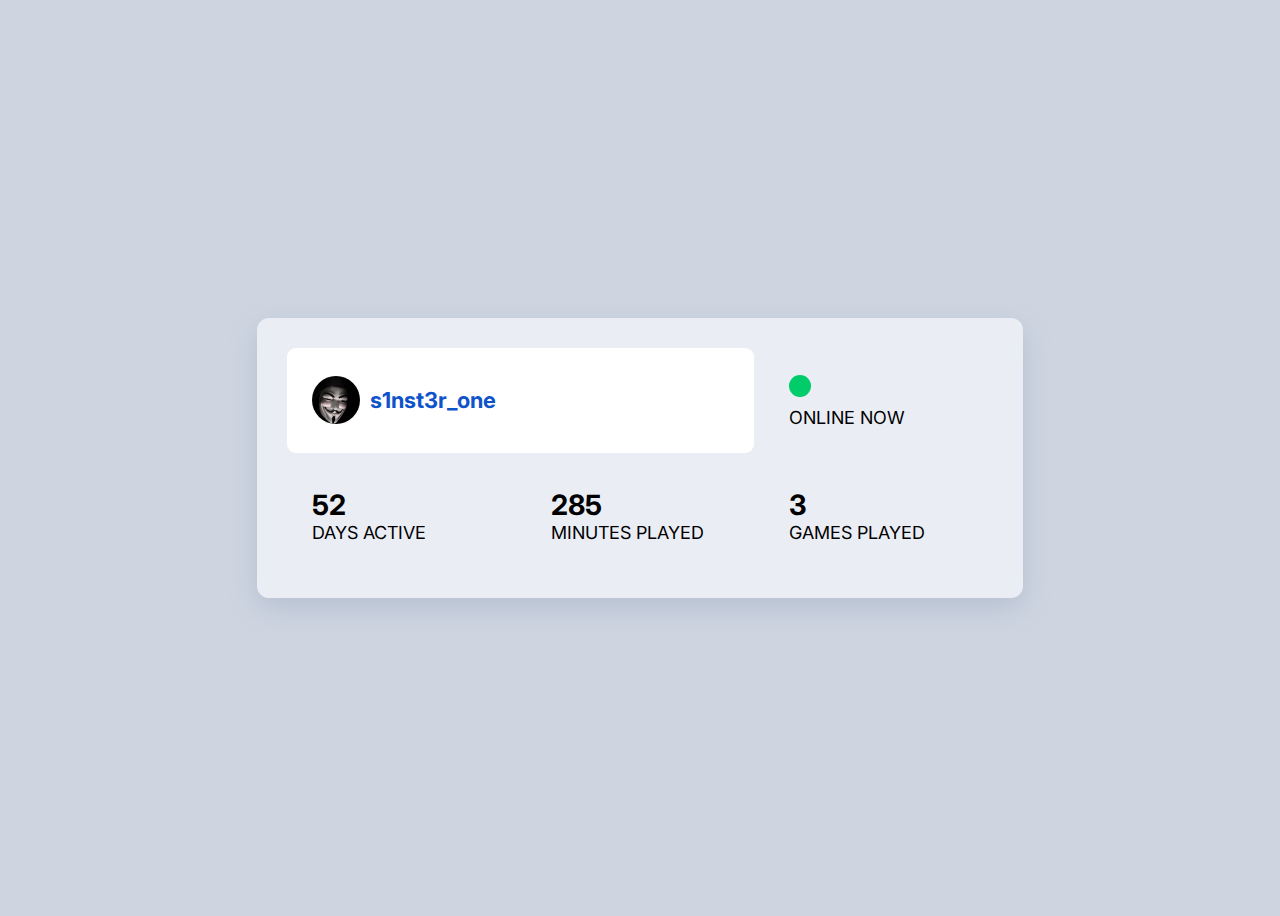
<file: challenges/Grid/Gamer Stats/index.html>
<!DOCTYPE html>
<html lang="en">
<head>
    <meta charset="UTF-8">
    <meta name="viewport" content="width=device-width, initial-scale=1.0">
    <title>Gamer Stats</title>
    <link rel="preconnect" href="https://fonts.googleapis.com">
    <link rel="preconnect" href="https://fonts.gstatic.com" crossorigin>
    <link href="https://fonts.googleapis.com/css2?family=Inter:wght@400;700&display=swap" rel="stylesheet">
    <link rel="stylesheet" href="css/main.css">
</head>
<body>
    <section>
        <div class="lead">
            <img src="assets/img-01.jpg" alt="v" class="avatar">
            <h1>s1nst3r_one</h1>
        </div>
        <div>
            <svg width="22" height="22" viewBox="0 0 22 22" fill="none" xmlns="http://www.w3.org/2000/svg">
                <circle cx="11" cy="11" r="11" fill="#00CC6A"/>
                </svg>
                
            <div>
                <p>ONLINE NOW</p>
            </div>
        </div>
        <div>
            <h2>52</h2>
            <p>Days ACTIVE</p>
        </div>
        <div>
            <h2>285</h2>
            <p>minutes played</p>
        </div>
        <div>
            <h2>3</h2>
            <p>GAMES PLAYED</p>
        </div>
            
    </section>
</body>
</html>
</file>
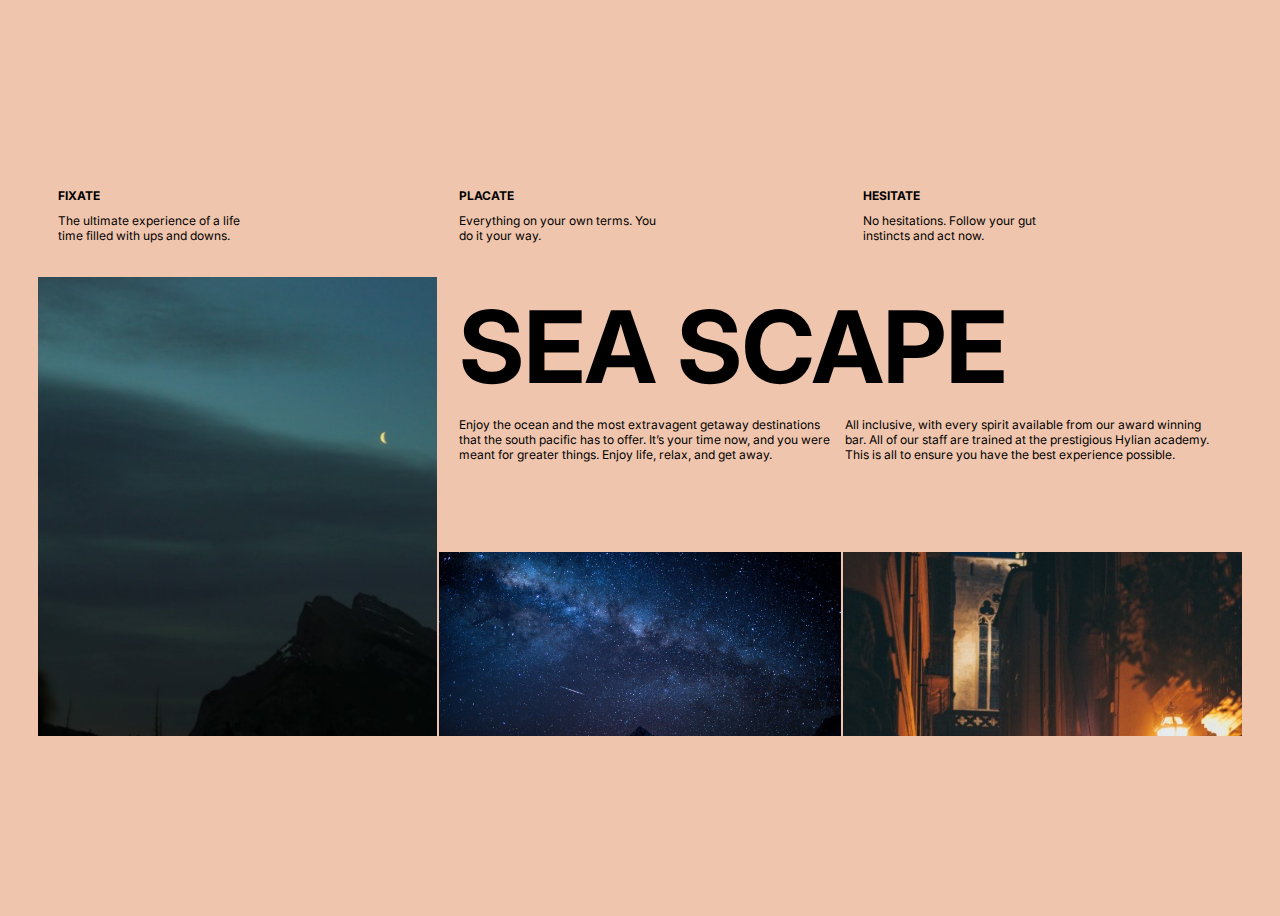
<file: challenges/GridResponsive/Sea-Scape/index.html>
<!DOCTYPE html>
<html lang="en">

<head>
    <meta charset="UTF-8">
    <meta http-equiv="X-UA-Compatible" content="IE=edge">
    <meta name="viewport" content="width=device-width, initial-scale=1.0">
    <title>Sea Scape</title>
    <link rel="preconnect" href="https://fonts.googleapis.com">
    <link rel="preconnect" href="https://fonts.gstatic.com" crossorigin>
    <link href="https://fonts.googleapis.com/css2?family=Inter:wght@400;700&display=swap" rel="stylesheet">
    <link rel="stylesheet" href="css/main.css">
</head>

<body>

    <div class="wrapper">
        <section class="sea">
            <div class="item-1 text-peq">
                <div>
                    <h2>Fixate</h2>
                    <p>The ultimate experience of a life time filled with ups and downs.</p>
                </div>

            </div>

            <div class="item-2 text-peq">
                <div>
                    <h2>Placate</h2>
                    <p>Everything on your own terms. You do it your way.</p>
                </div>


            </div>
            <div class="item-3 text-peq">
                <div>
                    <h2>Hesitate</h2>
                    <p>No hesitations. Follow your gut instincts and act now.</p>
                </div>

            </div>
            <div class="item-4 text-peq">

            </div>
            <div class="item-5 moon">
            </div>
            <div class="item-6 sea-scape">
                <h1>Sea Scape</h1>
                <div class="d-flex">
                    <p>Enjoy the ocean and the most extravagent getaway destinations that the south pacific has to
                        offer. It’s your time now, and you were meant for greater things. Enjoy life, relax, and get
                        away.</p>
                    <p>All inclusive, with every spirit available from our award winning bar. All of our staff are
                        trained at the prestigious Hylian academy. This is all to ensure you have the best experience
                        possible.</p>
                </div>
            </div>
            <div class="item-7 sea-scape"></div>
            <div class="item-8 sea-scape"></div>
            <div class="item-9 moon"></div>
            <div class="item-10 sky"></div>
            <div class="item-11 sky"></div>
            <div class="item-12 street"></div>
            <div class="item-13 moon"></div>
            <div class="item-14 sky"></div>
            <div class="item-15 sky"></div>
            <div class="item-16 street"></div>

        </section>
    </div>
</body>

</html>
</file>
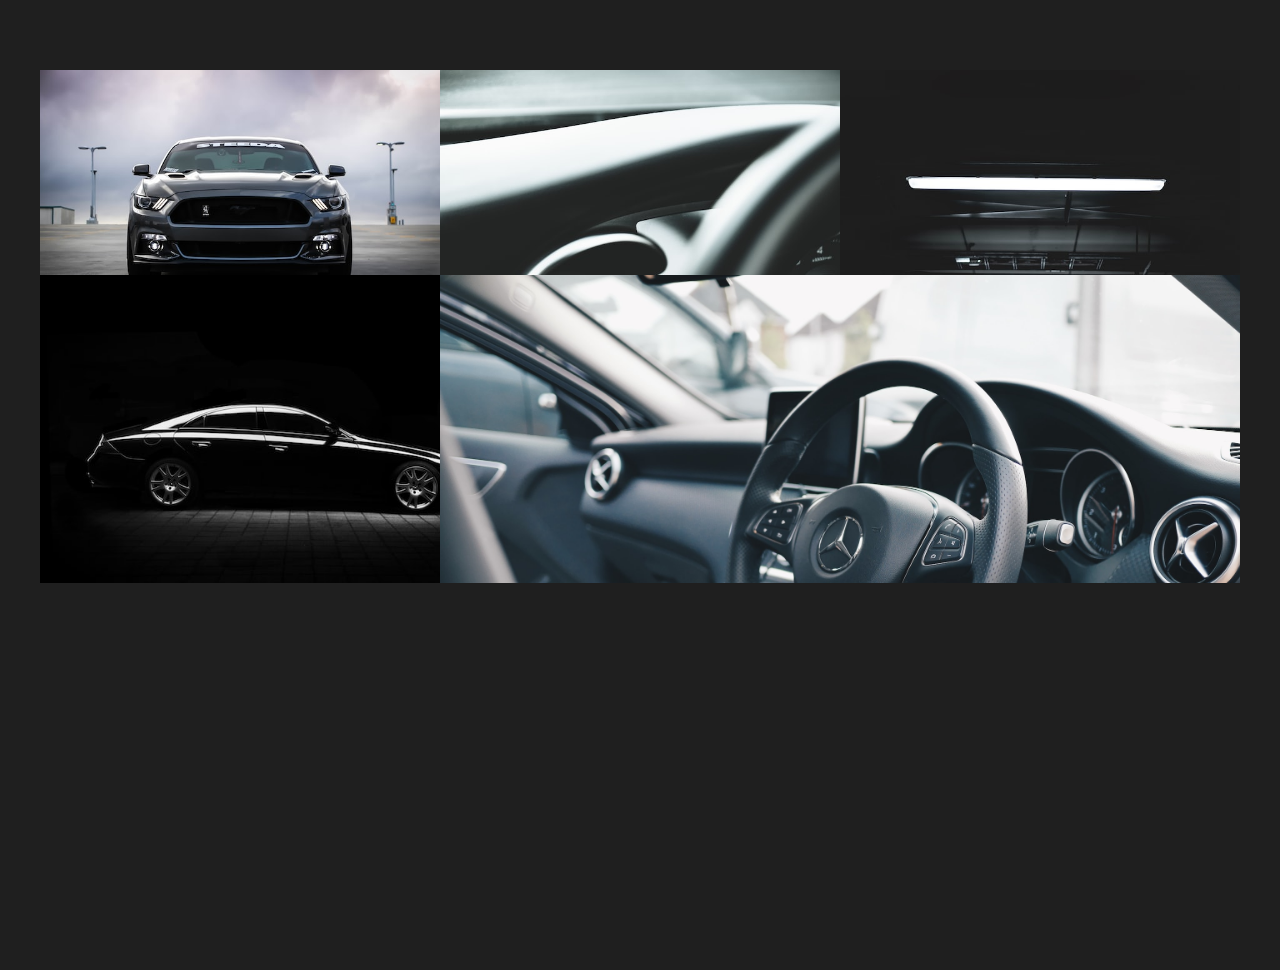
<file: practicas-directo/05-Grid/car-gallery/index.html>
<!DOCTYPE html>
<html lang="en">
<head>
    <meta charset="UTF-8">
    <meta http-equiv="X-UA-Compatible" content="IE=edge">
    <meta name="viewport" content="width=device-width, initial-scale=1.0">
    <title>Car Gallery</title>
    <link rel="stylesheet" href="css/main.css">
</head>
<body>
    <div class="gallery">
        <div class="item"></div>
        <div class="item"></div>
        <div class="item"></div>
        <div class="item"></div>
        <div class="item"></div>
    </div>

</body>
</html>
</file>
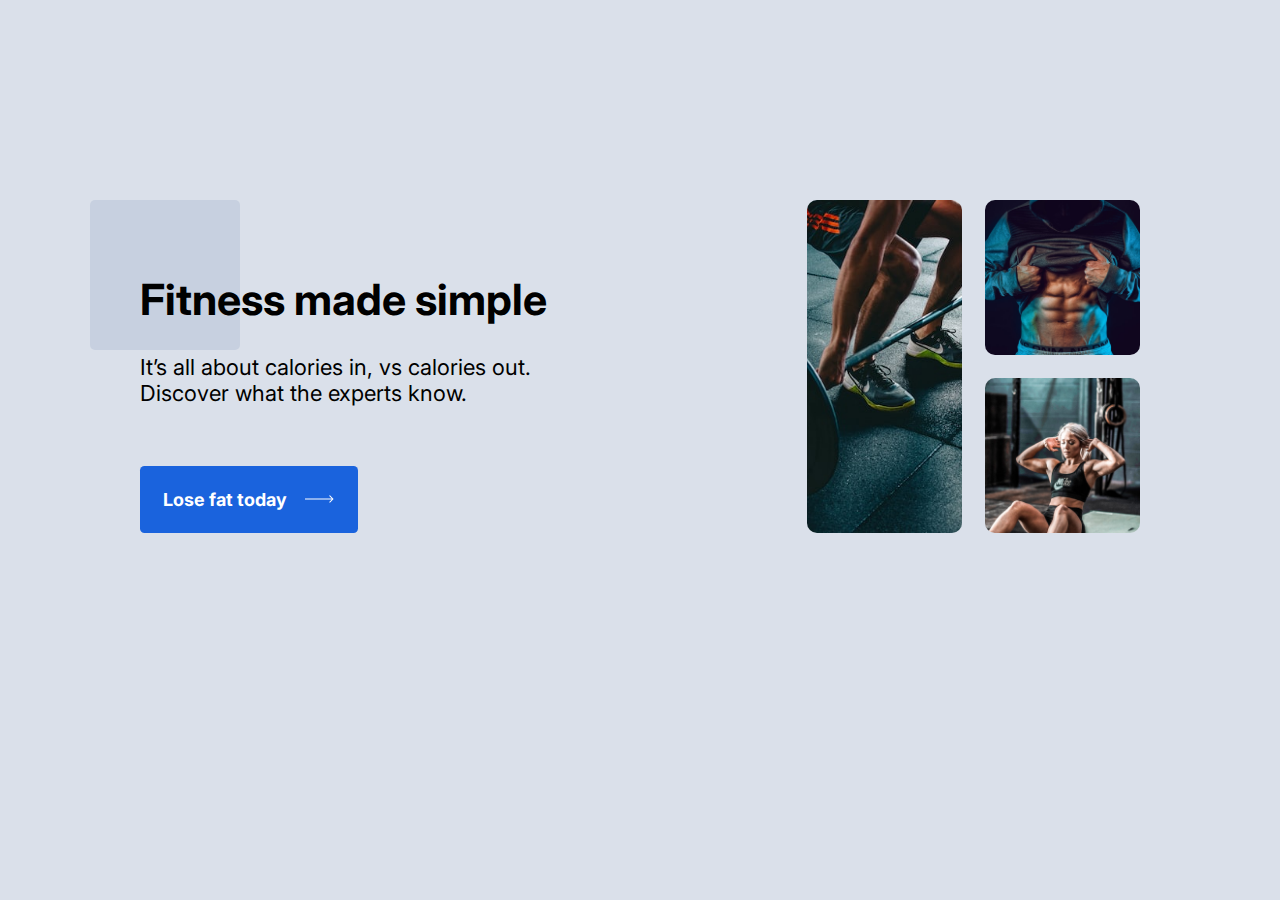
<file: practicas-directo/05-Grid/fitness-blip/index.html>
<!DOCTYPE html>
<html lang="en">
<head>
    <meta charset="UTF-8">
    <meta http-equiv="X-UA-Compatible" content="IE=edge">
    <meta name="viewport" content="width=device-width, initial-scale=1.0">
    <title>Fitness Blip</title>
    <link rel="preconnect" href="https://fonts.googleapis.com">
    <link rel="preconnect" href="https://fonts.gstatic.com" crossorigin>
    <link href="https://fonts.googleapis.com/css2?family=Inter:wght@400;700&display=swap" rel="stylesheet">
    <link rel="stylesheet" href="css/main.css">
</head>
<body>
    <section>
        <div class="leftcol">
            <div class="top-content">
                <h1>Fitness made simple</h1>
                <p>It’s all about calories in, vs calories out.<br>
                    Discover what the experts know.</p>
            </div>
            <a href="#" class="cta">
                <span>Lose fat today</span>
                <svg width="29" height="8" viewBox="0 0 29 8" fill="none" xmlns="http://www.w3.org/2000/svg">
                    <path d="M28.3536 4.35355C28.5488 4.15829 28.5488 3.84171 28.3536 3.64645L25.1716 0.464466C24.9763 0.269204 24.6597 0.269204 24.4645 0.464466C24.2692 0.659728 24.2692 0.976311 24.4645 1.17157L27.2929 4L24.4645 6.82843C24.2692 7.02369 24.2692 7.34027 24.4645 7.53553C24.6597 7.7308 24.9763 7.7308 25.1716 7.53553L28.3536 4.35355ZM0 4.5H28V3.5H0V4.5Z" fill="white"/>
                    </svg>
                    
            </a>
        </div>
        <div class="rightcol">
            <img src="assets/fitness1.jpg" class="primary" alt="Fitness picture">
            <img src="assets/fitness2.jpg" alt="Fitness picture">
            <img src="assets/fitness3.jpg" alt="Fitness picture">
        </div>
    </section>
</body>
</html>
</file>
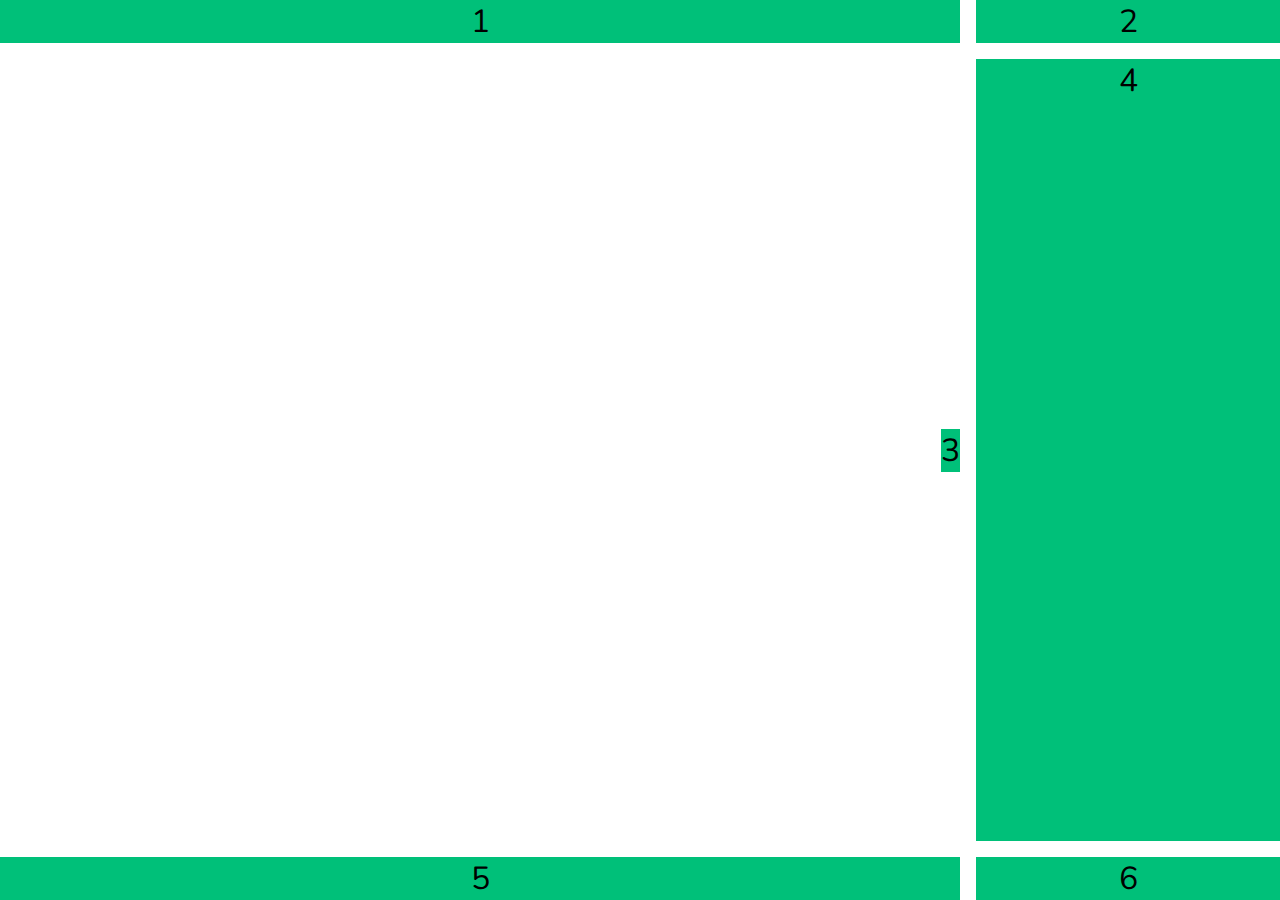
<file: practicas-directo/05-Grid/Grid-Properties-Values/index.html>
<!DOCTYPE html>
<html lang="en">
<head>
    <meta charset="UTF-8">
    <meta name="viewport" content="width=device-width, initial-scale=1.0">
    <title>Grid Basics</title>
    <link rel="preconnect" href="https://fonts.googleapis.com">
<link rel="preconnect" href="https://fonts.gstatic.com" crossorigin>
<link href="https://fonts.googleapis.com/css2?family=Nunito:ital,wght@0,200;0,300;0,400;0,500;0,700;0,800;0,900;0,1000;1,200;1,300;1,400;1,500;1,800;1,900;1,1000&display=swap" rel="stylesheet">
    <link rel="stylesheet" href="css/main.css">
</head>
<body>
    <div class="gallery">
        <div class="box1">1</div>
        <div class="box2">2</div>
        <div class="box3">3</div>
        <div class="box4">4</div>
        <div class="box5">5</div>
        <div class="box6">6</div>
    </div>
</body>
</html>
</file>
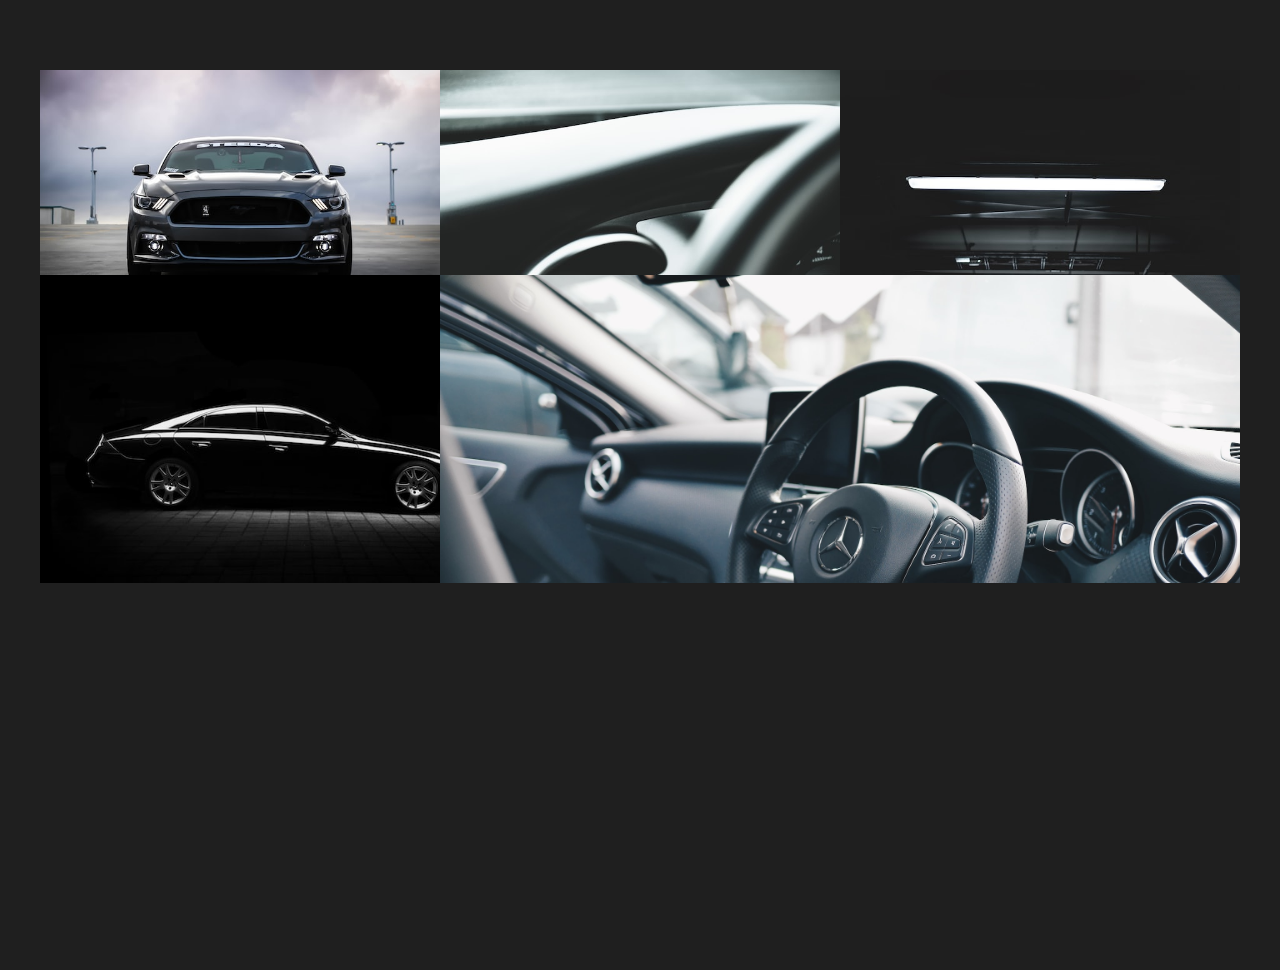
<file: practicas-directo/06-ResponsiveGrid/Responsive Car Gallery/index.html>
<!DOCTYPE html>
<html lang="en">
<head>
    <meta charset="UTF-8">
    <meta http-equiv="X-UA-Compatible" content="IE=edge">
    <meta name="viewport" content="width=device-width, initial-scale=1.0">
    <title>Car Gallery</title>
    <link rel="stylesheet" href="css/main.css">
</head>
<body>
    <div class="gallery">
        <div class="item"></div>
        <div class="item"></div>
        <div class="item"></div>
        <div class="item"></div>
        <div class="item"></div>
    </div>
</body>
</html>
</file>
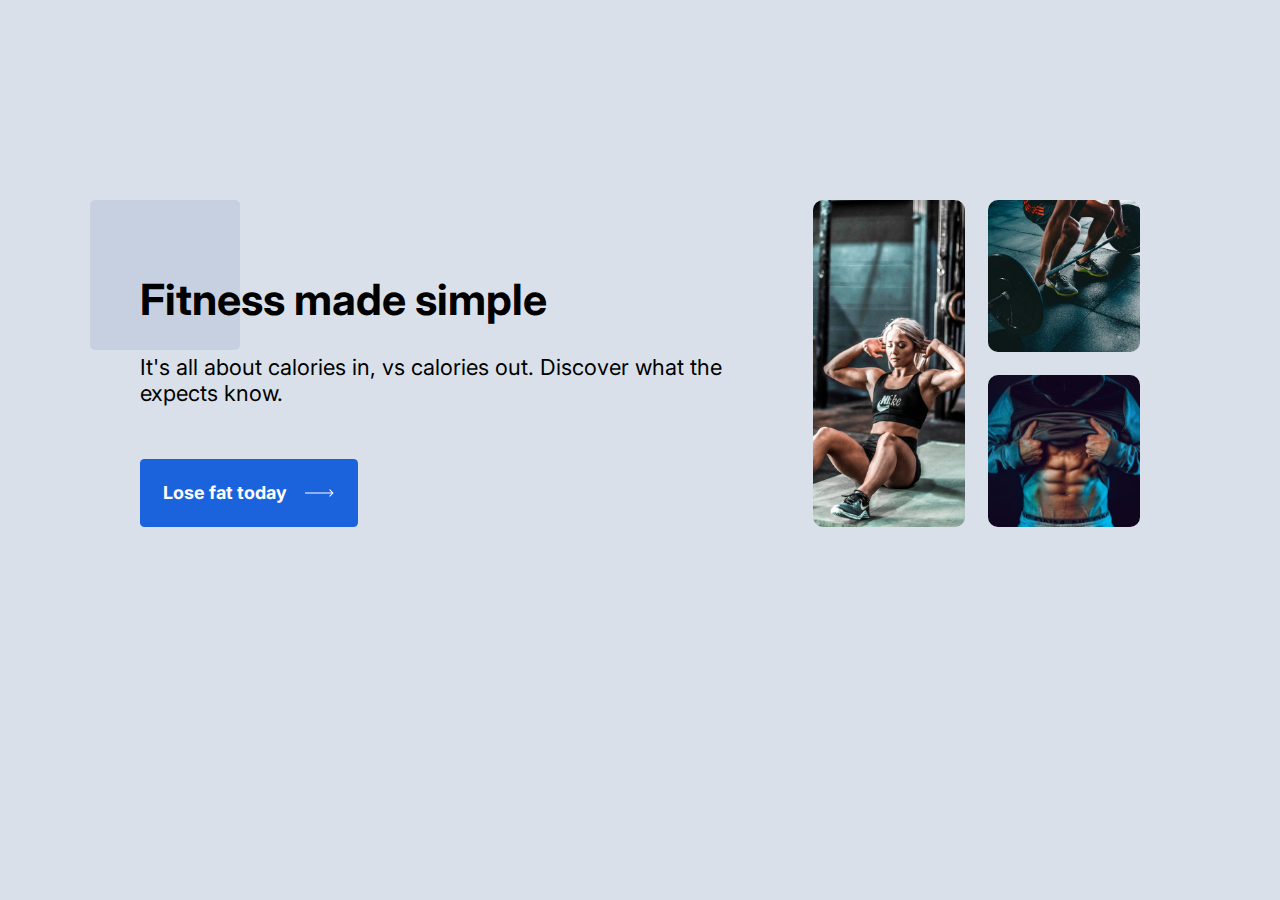
<file: practicas-directo/06-ResponsiveGrid/Fitness Blip Responsive/After/index.html>
<!DOCTYPE html>
<html lang="en">
<head>
    <meta charset="UTF-8">
    <meta http-equiv="X-UA-Compatible" content="IE=edge">
    <meta name="viewport" content="width=device-width, initial-scale=1.0">
    <title>Fitness Blip</title>
    <link rel="preconnect" href="https://fonts.googleapis.com">
    <link rel="preconnect" href="https://fonts.gstatic.com" crossorigin>
    <link href="https://fonts.googleapis.com/css2?family=Inter:wght@400;700&display=swap" rel="stylesheet">
    <link rel="stylesheet" href="css/main.css">
</head>
<body>
    <section>
        <div class="leftcol">
            <div class="top-content">
                <h1>Fitness made simple</h1>
                <p>It's all about calories in, vs calories out. Discover what the expects know.</p>
            </div>
            <a href="#" class="cta">
                <span>Lose fat today</span>
                <svg width="29" height="8" viewBox="0 0 29 8" fill="none" xmlns="http://www.w3.org/2000/svg">
                    <path d="M28.3536 4.35355C28.5488 4.15829 28.5488 3.84171 28.3536 3.64645L25.1716 0.464466C24.9763 0.269204 24.6597 0.269204 24.4645 0.464466C24.2692 0.659728 24.2692 0.976311 24.4645 1.17157L27.2929 4L24.4645 6.82843C24.2692 7.02369 24.2692 7.34027 24.4645 7.53553C24.6597 7.7308 24.9763 7.7308 25.1716 7.53553L28.3536 4.35355ZM0 4.5H28V3.5H0V4.5Z" fill="white"/>
                </svg>  
            </a>
        </div>
        <div class="rightcol">
            <img src="assets/fitness1.jpg" alt="Fitness picture">
            <img src="assets/fitness2.jpg" alt="Fitness picture">
            <img src="assets/fitness3.jpg" class="primary" alt="Fitness picture">
        </div>
    </section>
</body>
</html>
</file>
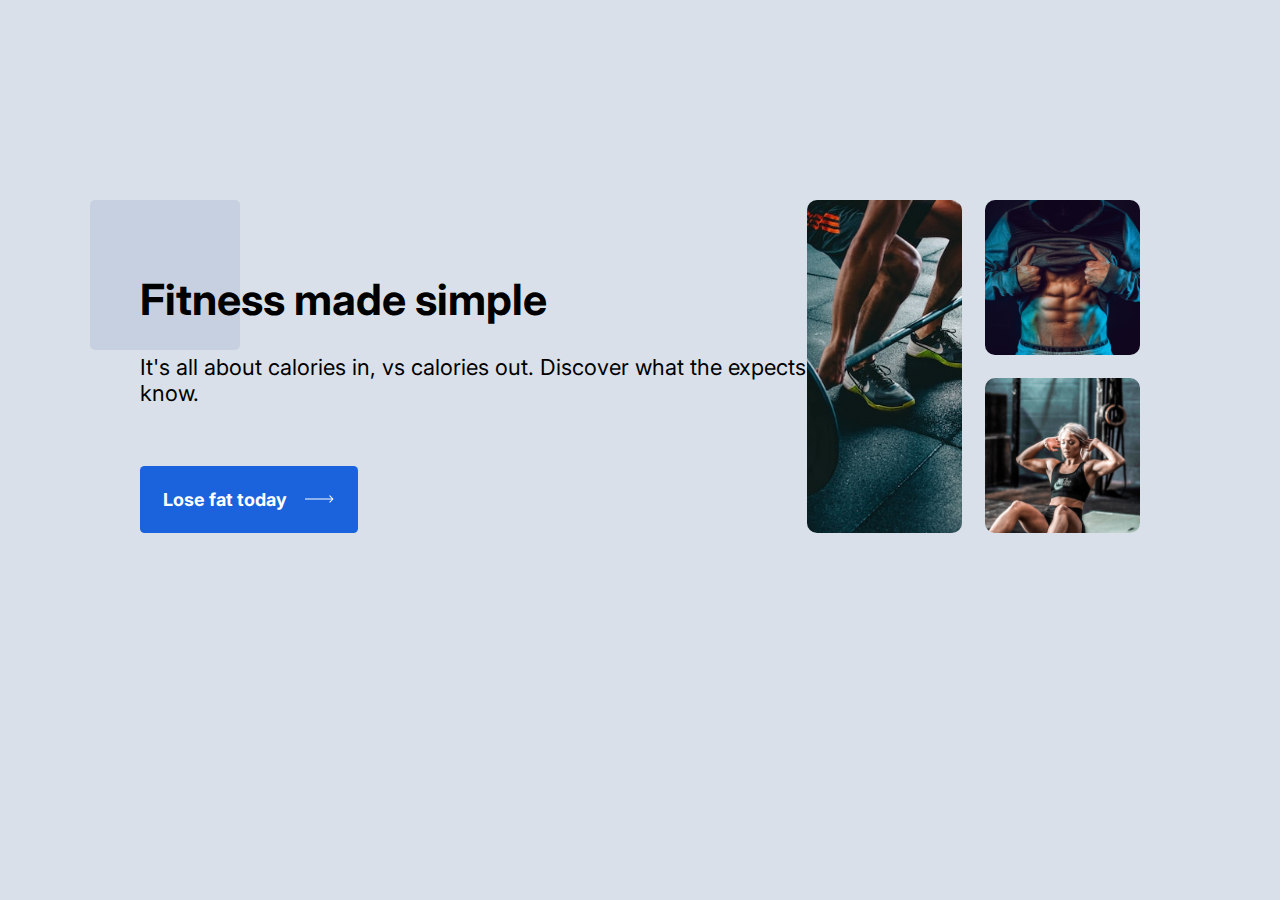
<file: practicas-directo/06-ResponsiveGrid/Fitness Blip Responsive/Before/index.html>
<!DOCTYPE html>
<html lang="en">
<head>
    <meta charset="UTF-8">
    <meta http-equiv="X-UA-Compatible" content="IE=edge">
    <meta name="viewport" content="width=device-width, initial-scale=1.0">
    <title>Fitness Blip</title>
    <link rel="preconnect" href="https://fonts.googleapis.com">
    <link rel="preconnect" href="https://fonts.gstatic.com" crossorigin>
    <link href="https://fonts.googleapis.com/css2?family=Inter:wght@400;700&display=swap" rel="stylesheet">
    <link rel="stylesheet" href="css/main.css">
</head>
<body>
    <section>
        <div class="leftcol">
            <div class="top-content">
                <h1>Fitness made simple</h1>
                <p>It's all about calories in, vs calories out. Discover what the expects know.</p>
            </div>
            <a href="#" class="cta">
                <span>Lose fat today</span>
                <svg width="29" height="8" viewBox="0 0 29 8" fill="none" xmlns="http://www.w3.org/2000/svg">
                    <path d="M28.3536 4.35355C28.5488 4.15829 28.5488 3.84171 28.3536 3.64645L25.1716 0.464466C24.9763 0.269204 24.6597 0.269204 24.4645 0.464466C24.2692 0.659728 24.2692 0.976311 24.4645 1.17157L27.2929 4L24.4645 6.82843C24.2692 7.02369 24.2692 7.34027 24.4645 7.53553C24.6597 7.7308 24.9763 7.7308 25.1716 7.53553L28.3536 4.35355ZM0 4.5H28V3.5H0V4.5Z" fill="white"/>
                </svg>  
            </a>
        </div>
        <div class="rightcol">
            <img src="assets/fitness1.jpg" class="primary" alt="Fitness picture">
            <img src="assets/fitness2.jpg" alt="Fitness picture">
            <img src="assets/fitness3.jpg" alt="Fitness picture">
        </div>
    </section>
</body>
</html>
</file>
<file: challenges/Grid/Gamer Stats/css/main.css>
html {
    font-size: 62.5%;
    background: #CED5E1;
}

body {
    
    font-family: 'Inter';
    display: flex;
    justify-content: center;
    align-items: center;
    height: 100vh;
}



section {
    border-radius: 12px;
background: #EAEEF4;
box-shadow: 0px 10px 29px 0px #B6C0D1;
width: 706px;
display: grid;
grid-template-columns: repeat(3, 1fr);
grid-template-rows: repeat(2, 1fr);
padding: 3em;
gap: 1em;
}

.avatar {
    width: 48px;
    height: 48px;
    border-radius: 48px;
    object-fit: cover;
    margin-right: 1rem;
}

.lead {
    grid-column: 1/3 ;
    background-color: #fff;
    display: flex;
    justify-content: flex-start;
    align-items: center;
    border-radius: .9rem;
}

h1 {
    color: #0E53CA;
    font-size: 2.2rem;
}

h2 {
    font-size: 2.8rem;
    margin: 0;
}

section > div {
    padding: 2.5em;
}

section > div:not(.lead) {
    text-transform: uppercase;
    display: flex;
    flex-direction: column;
}

section > div:not(.lead):not(:nth-child(2)) {
    
    justify-content: center;
    
}

section > div:nth-child(2) {
    
    gap: 1em;
    justify-content: end;
}

p {
    font-size: 1.8rem;
    margin: 0;
}
</file>
<file: challenges/GridResponsive/Sea-Scape/css/main.css>
html {
    font-size: 62.5%;
}

body {
    background: #F0C5AD;
    font-family: 'Inter', sans-serif;
    height: 100vh;
}

h1 { 
    font-size: 10rem;
    margin: 0 0 2rem;
    line-height: 1;
}



h1, h2 {
    text-transform: uppercase;
}

h2, p {
    font-size: 1.2rem;
}

p {
    padding-top: 0;
    margin-top: 0;
}

.wrapper { 
    height: 100vh;
}

.sea {
    
    max-width: 900px;
    max-height: 600px;
    margin: auto;
    display: grid;
    gap: .2em;
    grid-template-columns: 2fr 1fr 1fr 2fr;
    grid-template-rows: 1fr 3fr 2fr 2fr;
     grid-template-areas: 
     ". text-peq text-peq ."
     "sea-scape sea-scape sea-scape sea-scape"
     "moon moon moon moon"
     "sky sky street street"
    ; 
    
    
}

.item-2 {
    grid-column: 2 / 4;
}



.item-5 {
    background-color: #365d6b;
    background: url(../assets/sea-01-peq.jpg);
    background-size: cover;
}
/* .item-8, .item-9 {
    grid-row: 3 / 4;
}

.item-10 {
    grid-row: 4/5;
  
} */

.item-10 {
     background-color: #233054;
     background: url(../assets/sea-02-peq.jpg);
     background-size: cover;
     /* grid-row: 4/5;
     grid-column: 2/3; */
}
.item-12 {
    background-color: #b67123;
    background: url(../assets/sea-03-peq.jpg);
     background-size: cover;
    /* grid-column: 3/4;
    grid-row: 4 / 5; */
}
div[class^='item-'] {
    /* height: auto; */
    /* padding: 1.5em; */
}

.item-13, .item-14, .item-15, .item-16 {
    height: 10rem !important;
}
/* .item-4 {
    grid-row: 2 / 5;
}
.item-5 {
    grid-column: 2 /4;
} */



.item-6 > div {
    display: flex;
    gap: 1em;
}


.sea {
    max-width: 94vw;
    margin: auto;
    
   
     

    
}   

.moon {
    grid-area: moon;
}
.sea-scape {
    grid-area: sea-scape;
    padding: 2em;
}

.sky {
    grid-area: sky;
}

.street {
    grid-area: street;
}

.text-peq {
    /* grid-area: text-peq; */
    display: flex;
    padding: 1em;
    justify-content: space-between;
}

.text-peq > div {
    padding: 1em;
    max-width: 20rem;
}

@media screen and (min-width: 555px) {
    .wrapper {
        display: flex;
        justify-content: center;
        align-items: center;
     
    }
    .sea {
        
        gap: .2em;
        grid-template-columns: 2fr 1fr 1fr 2fr;
        grid-template-rows: 1fr 3fr 1fr 1fr;
         grid-template-areas: 
         ". text-peq text-peq ."
         "moon sea-scape sea-scape sea-scape"
         "moon sky sky street"
         "moon sky sky street"
        ; 
    }   
   
}
</file>
<file: practicas-directo/05-Grid/car-gallery/css/main.css>
html {
    font-size: 62.5%;
}

body {
    margin: 0;
    height: 100vh;
    background: #1F1F1F;
}
.gallery {
    max-width: 1200px;
    margin: 7em auto;
    height: 513px;
    display: grid;
    grid-template-columns: repeat(3, 1fr);
    grid-template-rows: 40% 1fr;
    grid-template-areas: 
    ". . ."
    ". bigimg bigimg"
    ;
}
.item {
    background-size: cover;
}

.item:nth-of-type(1) { background-image: url('../assets/car1.jpg'); }
.item:nth-of-type(2) { background-image: url('../assets/car2.jpg'); }
.item:nth-of-type(3) { background-image: url('../assets/car3.jpg'); }
.item:nth-of-type(4) { background-image: url('../assets/car4.jpg'); }
.item:nth-of-type(5) { 
    background-image: url('../assets/car5.jpg');
    /* grid-column-start: 2;
    grid-column-end: 4;  */
    
    /* grid-column: 2 /4; */
    
    grid-area: bigimg;

}
</file>
<file: practicas-directo/05-Grid/fitness-blip/css/main.css>
html {
    font-size: 62.5%;
}

body {
    background: #DAE0EA;
    font-family: 'Inter';
}


img {
    width: 100%;
    height: 100%;
    object-fit: cover;
    aspect-ratio: 1/1;
    border-radius: 1em;
}

section {
    display: flex;
    width: 1000px;
    margin: 20em auto;
    position: relative;
}

section::before {
    position: absolute;
    content: '';
    top: 0;
    left: -50px;
    width: 150px;
    height: 150px;
    background: #C7D0E0;
    border-radius: .5em;
    z-index: -1;
}
.leftcol {
    flex: 2;
    display: flex;
    flex-direction:column;
    justify-content: space-between;
}

.rightcol {
    flex: 1;
    display: grid;
    grid-template-areas: 
    "primary ."
    "primary ."
    ;
    gap: 2.3rem;
}

.primary {
    grid-area: primary;
}
h1 {
    font-size: 4.3rem;
    margin-top: 1.7em;
}
p {
    font-size: 2.2rem;
}
.cta {
    display: flex;
    background: #1A63DD;
    align-self: start;
    align-items: center;
    gap: 1em;
    color: white;
    text-decoration: none;
    padding: 1.3em;
    font-size: 1.8rem;
    font-weight: bold;
    border-radius: .25em;
}
</file>
<file: practicas-directo/05-Grid/Grid-Properties-Values/css/main.css>
body {
    margin: 0;
    font-family: 'Nunito';
}
.gallery > div {
    background: rgb(0,192,121);
    text-align: center;
    font-size: 2rem;
}
.gallery {
    height: 100vh;  
}

.gallery {    
    display: grid;
    gap: 1em;
}

/*Ex 2 Columns*/
.gallery {    
    display: grid;
    gap: 1em;
    grid-template-columns: 1fr 1fr 1fr 1fr 1fr 1fr;
    grid-template-columns: repeat(6, 1fr);
    grid-template-columns: repeat(4, 1fr) repeat(2, auto);

    grid-template-columns: 1fr 2fr;
    grid-template-columns: 2fr auto;
    grid-template-columns: 300px 30% auto;
    grid-template-columns: minmax(270px, 30%) auto;
}

/* 3 Rows*/
.gallery {
    display: grid;
    gap: 1em;
    grid-template-columns: inherit;
    grid-template-rows: 1fr;
    grid-template-rows: repeat(6, 1fr);
    grid-template-rows: repeat(2, 300px) repeat(4, auto);
    grid-template-rows: repeat(2, minmax(100px, 200px) repeat(4, auto));
}

/*Columns and Rows*/
.gallery {
    display: grid;
    gap: 1em;

    grid-template-rows: inherit;
    grid-template-columns: 2fr 1fr;
    grid-template-rows: 2fr 1fr;
}

/*Alignment via grid parent*/
.gallery {
    display: grid;
    gap: 1em;

    grid-template-columns: repeat(3, 80px);
    grid-template-rows: 400px;

    /* align-content: center; */
    /* justify-content: center; */
    place-content: center; /*shorthand*/    
}

/*Merging rows and columns*/

.gallery {
    grid-template-columns: repeat(2, 1fr);
}

.box1 {
    grid-column: 1/3;
}

.box3 {
    grid-row: 2/4;
}

/*Merging rows and columns with template areas*/

.box1 {
    grid-column: unset;
}

.box3 {
    grid-row: unset;
}

.gallery {
    align-content: inherit;
    justify-content: inherit;
    grid-template-columns: inherit;
    grid-template-rows: inherit;

    grid-template-areas: 
    "header header"
    "leftcol rightcol"
    "footer footer";

    grid-template-columns: 75% 1fr;
    grid-template-rows: auto 1fr auto;
}
.box1, .box2 {
    grid-area: header;
    grid-area: unset;
}

.box5, .box6 {
    grid-area: footer;
    grid-area: unset;
}

/*Aligning via grid item */

.gallery {
    /*align-content: inherit;
    justify-content: inherit;
    grid-template-columns: inherit;
    grid-template-rows: inherit;
    grid-template-areas: inherit;
    grid-template-columns: repeat(3, 1fr);
    grid-template-rows: 400px;*/
 
}

.box3 {
    justify-self: end;
    align-self: center;
}
</file>
<file: practicas-directo/06-ResponsiveGrid/Responsive Car Gallery/css/main.css>
html {
    font-size: 62.5%;
}

body {
    margin: 0;
    height: 100vh;
    background: #1F1F1F;
}

.gallery {
    max-width: 1200px;
    margin: 7em auto 0;
    height: 100vh;
   
}

.item {
    background-size: cover;
    height: 300px;
}

.item:nth-of-type(1) { background-image: url('../assets/car1.jpg'); }
.item:nth-of-type(2) { background-image: url('../assets/car2.jpg'); }
.item:nth-of-type(3) { background-image: url('../assets/car3.jpg'); }
.item:nth-of-type(4) { background-image: url('../assets/car4.jpg'); }
.item:nth-of-type(5) { 
    background-image: url('../assets/car5.jpg');

    /* initial 
    grid-column-start: 2;
    grid-column-end: 4;
    
    grid-column: 2 / 4; */

    /* grid-area: bigimg;  */

}

@media only screen and (min-width:600px) {
    .gallery {
        display: grid;
        grid-template-columns: repeat(2, 1fr);
        grid-template-rows: repeat(3, 1fr);
        
    }
    .item {
        height: auto;
    }
    .item:nth-last-of-type(1) {
        grid-row: 1 / 3;
    }
}


@media only screen and (min-width:1000px) {
 

    .item:nth-of-type(1) {
        grid-row: unset;
    }
    .gallery {
        
        margin: 7em auto 0;
        height: 513px; 
        
        grid-template-columns: repeat(3, 1fr);
        grid-template-rows: 40% 1fr;
        
        
        grid-template-areas: 
        ". . ."
        ". bigimg bigimg"; 
    }
    .item:nth-of-type(5) {
        grid-area: bigimg;
    }

}
</file>
<file: practicas-directo/06-ResponsiveGrid/Fitness Blip Responsive/After/css/main.css>
html {
    font-size: 62.5%;
}

body {
    background: #DAE0EA;
    font-family: 'Inter';
    margin: 0 4em;
}

img {
    width: 100%;
    height: 100%;
    object-fit: cover;
    aspect-ratio: 1/1;
    border-radius: 1em;
}

section {
    display: flex;
    flex-direction: column;
    gap:8em;
    max-width: 1000px;
    margin: 5em auto;
    position: relative;
}
section:before {
    position: absolute;
    content: '';
    top: 0;
    left: -50px;
    width: 150px;
    height: 150px;
    background: #C7D0E0;
    border-radius: .5em;
    z-index: -1;
}

.leftcol {
    flex: 2;
    display: flex;
    flex-direction: column;
    justify-content: space-between;
}

.rightcol {
    flex: 1;
    display: grid;
    grid-template-areas:
        ". ."
        "primary primary";
    gap: 2.3rem;
}

.primary {
    grid-area: primary;
    height: 200px;
}

h1 {
    font-size: 4.3rem;
    margin-top: 1.7em;
}

p {
    font-size: 2.2rem;
}

a.cta {
    display: flex;
    align-items: center;
    justify-content: center;
    gap: 1em;
    background: #1A63DD;
    color: white;
    text-decoration: none;
    padding: 1.3em;
    font-size: 1.8rem;
    font-weight: bold;
    border-radius: .25em;
}


@media only screen and (min-width: 600px) {
    .rightcol {
        flex: 1;
        display: grid;
        grid-template-areas:
            "primary ."
            "primary .";
        gap: 2.3rem;
    }

    a.cta {
        display: inline-flex;
        align-self: flex-start;
        justify-content: auto;
    }

    .primary {
        height: 100%;
    }
}

@media only screen and (min-width: 1000px) {
    section {
        margin-top: 20em;
        flex-direction: row;
        gap: 2em;
    }
}
</file>
<file: practicas-directo/06-ResponsiveGrid/Fitness Blip Responsive/Before/css/main.css>
html {
    font-size: 62.5%;
}

body {
    background: #DAE0EA;
    font-family: 'Inter';
}

img {
    width: 100%;
    height: 100%;
    object-fit: cover;
    aspect-ratio: 1/1;
    border-radius: 1em;
}

section {
    display: flex;
    width: 1000px;
    margin: 20em auto;
    position: relative;
}
section:before {
    position: absolute;
    content: '';
    top: 0;
    left: -50px;
    width: 150px;
    height: 150px;
    background: #C7D0E0;
    border-radius: .5em;
    z-index: -1;
}

.leftcol {
    flex: 2;
    display: flex;
    flex-direction: column;
    justify-content: space-between;
}

.rightcol {
    flex: 1;
    display: grid;
    grid-template-areas:
        "primary ."
        "primary .";
    gap: 2.3rem;
}

.primary {
    grid-area: primary;
}

h1 {
    font-size: 4.3rem;
    margin-top: 1.7em;
}

p {
    font-size: 2.2rem;
}

a.cta {
    display: inline-flex;
    align-items: center;
    align-self: flex-start;
    gap: 1em;
    background: #1A63DD;
    color: white;
    text-decoration: none;
    padding: 1.3em;
    font-size: 1.8rem;
    font-weight: bold;
    border-radius: .25em;
}
</file>
